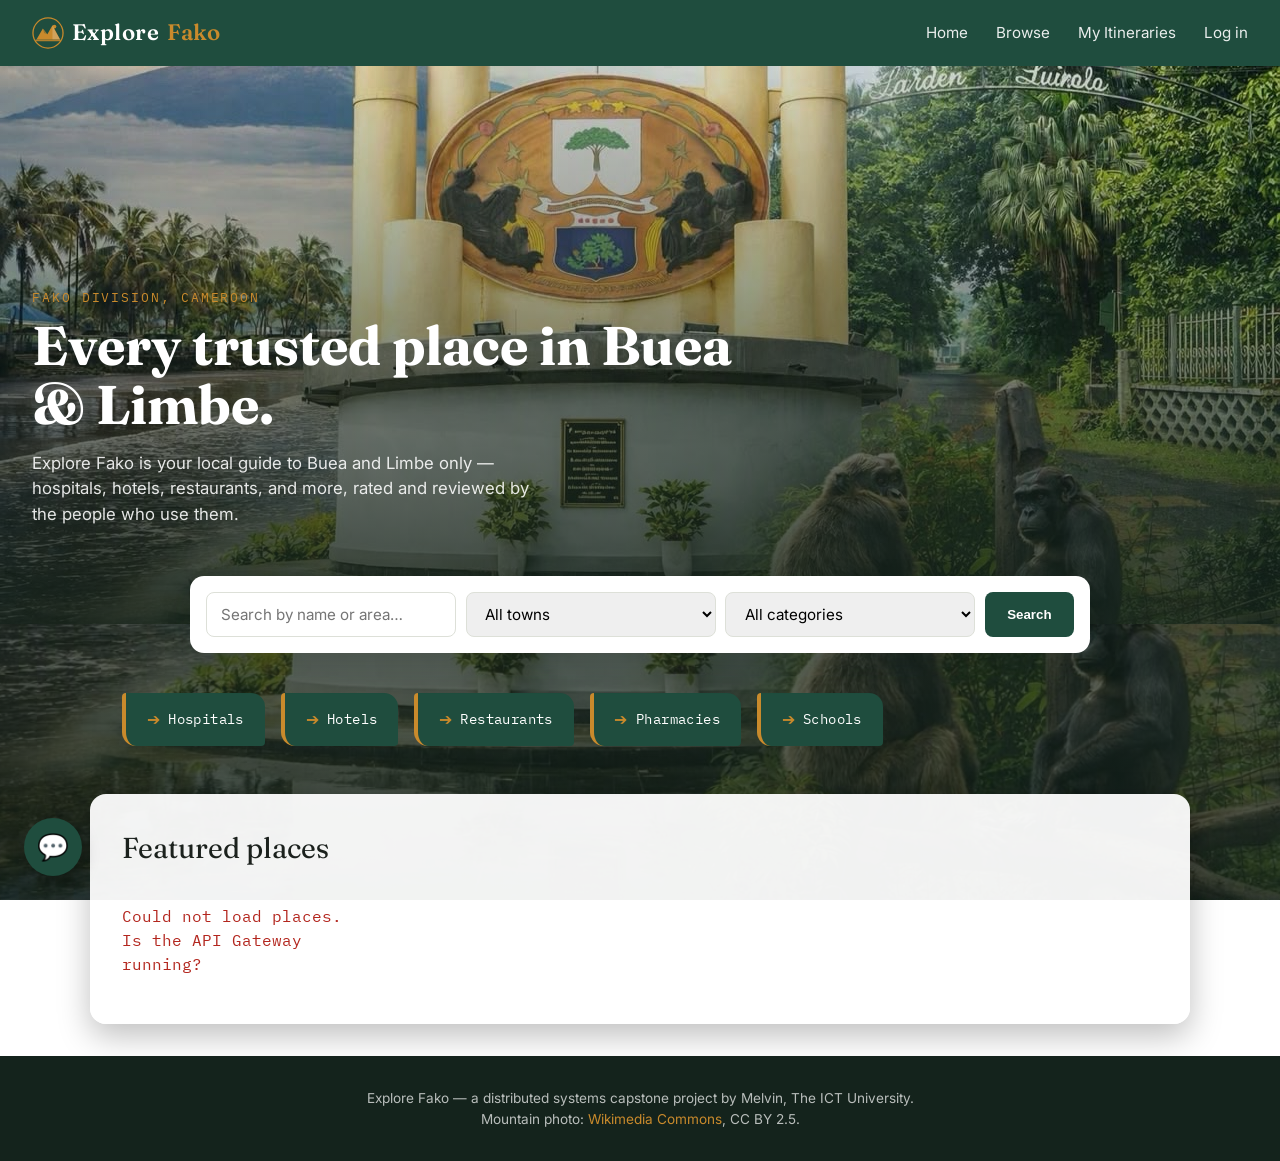
<file: frontend/index.html>
<!DOCTYPE html>
<html lang="en">
<head>
<meta charset="UTF-8">
<title>GlobeTrotter — Buea &amp; Limbe</title>
<link rel="icon" type="image/svg+xml" href="images/logo.svg">
<link rel="manifest" href="manifest.json">
<meta name="theme-color" content="#1F4D3E">
<meta name="viewport" content="width=device-width, initial-scale=1.0">
<link rel="preconnect" href="https://fonts.googleapis.com">
<link href="https://fonts.googleapis.com/css2?family=Fraunces:wght@500;600;700&family=Inter:wght@400;500;600&family=IBM+Plex+Mono:wght@400;500&display=swap" rel="stylesheet">
<link rel="stylesheet" href="styles.css">
</head>
<body>

<div class="navbar">
  <div class="logo" style="display:flex; align-items:center; gap:0.5rem;">
  <img src="images/logo.svg" alt="" style="width:32px; height:32px;">
  Explore<span>Fako</span>
</div>
  <nav>
    <a href="index.html">Home</a>
    <a href="browse.html">Browse</a>
    <a href="itinerary.html">My Itineraries</a>
    <a href="login.html" id="nav-login">Log in</a>
    <a href="admin.html" id="nav-admin" style="display:none;">Admin</a>
    <a href="#" id="nav-logout" class="btn-primary" style="display:none;">Log out</a>
  </nav>
</div>

<div class="hero">
  <div class="hero-content">
    <div class="hero-eyebrow">Fako Division, Cameroon</div>
<h1>Every trusted place in Buea &amp; Limbe.</h1>
<p>Explore Fako is your local guide to Buea and Limbe only — hospitals, hotels, restaurants, and more, rated and reviewed by the people who use them.</p>
  </div>
</div>

<form class="search-bar" id="search-form">
  <input type="text" id="search-q" placeholder="Search by name or area…">
  <select id="search-town">
    <option value="">All towns</option>
    <option value="Buea">Buea</option>
    <option value="Limbe">Limbe</option>
  </select>
  <select id="search-category">
    <option value="">All categories</option>
    <option value="hospital">Hospitals</option>
    <option value="hotel">Hotels</option>
    <option value="restaurant">Restaurants</option>
    <option value="pharmacy">Pharmacies</option>
    <option value="school">Schools</option>
  </select>
  <button type="submit">Search</button>
</form>

<div class="signpost-row">
  <div class="signpost" data-category="hospital"><span class="arrow">➔</span> Hospitals</div>
  <div class="signpost" data-category="hotel"><span class="arrow">➔</span> Hotels</div>
  <div class="signpost" data-category="restaurant"><span class="arrow">➔</span> Restaurants</div>
  <div class="signpost" data-category="pharmacy"><span class="arrow">➔</span> Pharmacies</div>
  <div class="signpost" data-category="school"><span class="arrow">➔</span> Schools</div>
</div>

<div class="content-panel">
  <div class="section-heading">Featured places</div>
  <div class="place-grid" id="place-grid">
    <p style="font-family: var(--font-mono); color: #6B756E;">Loading places…</p>
  </div>
</div>

<div class="footer">
  Explore Fako — a distributed systems capstone project by Melvin, The ICT University.<br>
  Mountain photo: <a href="https://commons.wikimedia.org/wiki/File:Mont-Cameroun.jpg" target="_blank">Wikimedia Commons</a>, CC BY 2.5.
</div>

<script src="api.js"></script>
<script>
  function updateNav() {
    document.getElementById("nav-login").style.display = isLoggedIn() ? "none" : "inline";
    document.getElementById("nav-logout").style.display = isLoggedIn() ? "inline" : "none";
    document.getElementById("nav-admin").style.display = isAdmin() ? "inline" : "none";
  }
  document.getElementById("nav-logout").addEventListener("click", (e) => {
    e.preventDefault();
    apiLogout();
    updateNav();
    window.location.href = "index.html";
  });
  updateNav();

  function renderPlaces(places) {
    const grid = document.getElementById("place-grid");
    sessionStorage.setItem("gt_place_list", JSON.stringify(places.map(p => p.id)));
    if (places.length === 0) {
      grid.innerHTML = `<p style="font-family: var(--font-mono); color:#6B756E;">No places found. Try a different search.</p>`;
      return;
    }
    grid.innerHTML = places.map(p => `
      <a class="place-card" href="place.html?id=${p.id}">
        <div class="thumb" style="${p.image_url ? `background-image:url('${p.image_url}')` : ""}">
          ${p.image_url ? "" : "No image yet"}
        </div>
        <div class="body">
          <div class="category-tag">${p.category || ""}</div>
          <h3>${p.name}</h3>
          <div class="town">${p.town || ""}</div>
          <div class="rating">★ ${p.average_rating ?? "—"} (${p.review_count ?? 0} reviews)</div>
        </div>
      </a>
    `).join("");
  }

  async function loadPlaces(filters = {}) {
    const grid = document.getElementById("place-grid");
    grid.innerHTML = `<div class="loading-row"><span class="spinner"></span> Loading places…</div>`;
    try {
      const places = await apiGetPlaces(filters);
      renderPlaces(places);
    } catch (err) {
      grid.innerHTML = `<p style="font-family: var(--font-mono); color:#B3261E;">Could not load places. Is the API Gateway running?</p>`;
    }
  }

  document.getElementById("search-form").addEventListener("submit", (e) => {
    e.preventDefault();
    loadPlaces({
      q: document.getElementById("search-q").value,
      town: document.getElementById("search-town").value,
      category: document.getElementById("search-category").value,
    });
  });

  document.querySelectorAll(".signpost").forEach(el => {
    el.addEventListener("click", () => {
      window.location.href = `browse.html?category=${el.dataset.category}`;
    });
  });

  loadPlaces();
</script>
</body>
</html>
</file>
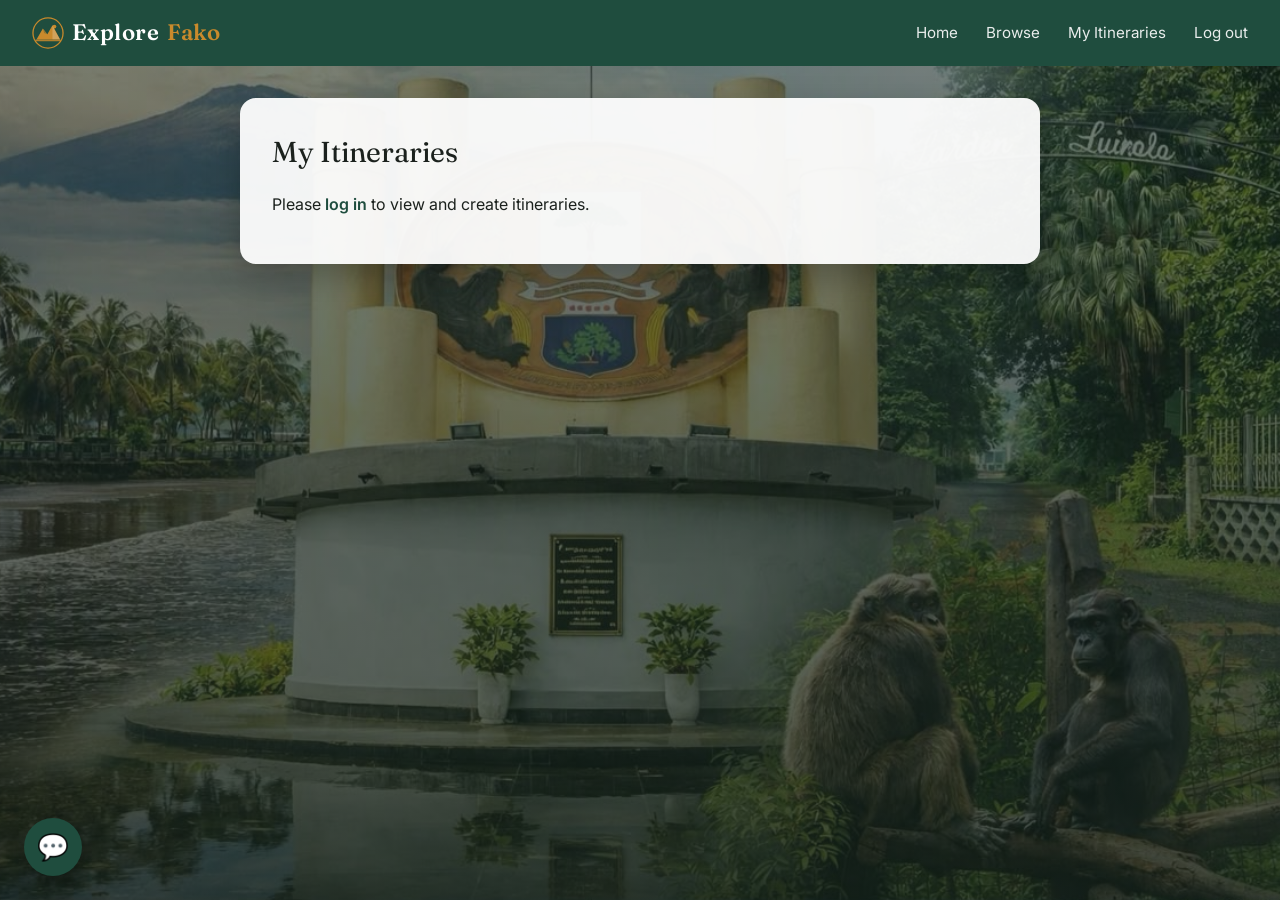
<file: frontend/itinerary.html>
<!DOCTYPE html>
<html lang="en">
<head>
<meta charset="UTF-8">
<title>My Itineraries — Explore Fako</title>
<link rel="icon" type="image/svg+xml" href="images/logo.svg">
<link rel="manifest" href="manifest.json">
<meta name="theme-color" content="#1F4D3E">
<meta name="viewport" content="width=device-width, initial-scale=1.0">
<link href="https://fonts.googleapis.com/css2?family=Fraunces:wght@500;600;700&family=Inter:wght@400;500;600&family=IBM+Plex+Mono:wght@400;500&display=swap" rel="stylesheet">
<link rel="stylesheet" href="styles.css">
<style>
  .itin-wrap { max-width: 800px; }
  .itin-form { background: var(--white); border-radius: 12px; padding: 1.5rem; box-shadow: 0 4px 14px rgba(20,35,28,0.08); margin-bottom: 2rem; }
  .itin-form input { width: 100%; padding: 0.6rem 0.8rem; border: 1px solid #DDE0D8; border-radius: 8px; margin-bottom: 0.7rem; font-family: var(--font-body); }
  .itin-card { background: var(--white); border-radius: 12px; padding: 1.2rem; margin-bottom: 1rem; box-shadow: 0 2px 8px rgba(20,35,28,0.07); }
  .itin-card h3 { font-family: var(--font-display); margin: 0 0 0.4rem; }
  .itin-card .dates { font-family: var(--font-mono); font-size: 0.82rem; color: var(--green-deep); }
  .itin-card .places { font-size: 0.9rem; color: #6B756E; margin-top: 0.4rem; }
</style>
</head>
<body>

<div class="navbar">
  <div class="logo" style="display:flex; align-items:center; gap:0.5rem;">
  <img src="images/logo.svg" alt="" style="width:32px; height:32px;">
  Explore<span>Fako</span>
</div>
  <nav>
    <a href="index.html">Home</a>
    <a href="browse.html">Browse</a>
    <a href="itinerary.html">My Itineraries</a>
    <a href="admin.html" id="nav-admin" style="display:none;">Admin</a>
    <a href="#" id="nav-logout">Log out</a>
  </nav>
</div>

<div class="itin-wrap content-panel" id="itin-wrap">
  <div class="section-heading" style="margin-top:0;">My Itineraries</div>
  <div id="login-prompt" style="display:none;">
    <p>Please <a href="login.html" style="color:var(--green-deep); font-weight:600;">log in</a> to view and create itineraries.</p>
  </div>
  <div id="itin-content" style="display:none;">
    <div class="itin-form">
      <h3 style="font-family: var(--font-display); margin-top:0;">Plan a new trip</h3>
      <input type="text" id="i-title" placeholder="Trip title (e.g. Weekend in Limbe)">
      <input type="text" id="i-places" placeholder="Places (comma separated place names)">
      <label style="font-size:0.82rem; font-weight:600; display:block; margin-bottom:0.2rem;">Start date</label>
      <input type="date" id="i-start">
      <label style="font-size:0.82rem; font-weight:600; display:block; margin:0.6rem 0 0.2rem;">End date</label>
      <input type="date" id="i-end">
      <input type="text" id="i-notes" placeholder="Notes (optional)">
      <button class="btn" id="add-itin-btn">Add itinerary</button>
    </div>
    <div id="itin-list"></div>
  </div>
</div>

<script src="api.js"></script>
<script>
  document.getElementById("nav-logout").addEventListener("click", (e) => {
    e.preventDefault();
    apiLogout();
    window.location.href = "index.html";
  });
  document.getElementById("nav-admin").style.display = isAdmin() ? "inline" : "none";

  if (!isLoggedIn()) {
    document.getElementById("login-prompt").style.display = "block";
  } else {
    document.getElementById("itin-content").style.display = "block";
    loadItineraries();
  }

  async function loadItineraries() {
    const listEl = document.getElementById("itin-list");
    try {
      const items = await apiGetItineraries();
      if (items.length === 0) {
        listEl.innerHTML = `<p style="color:#6B756E;">No itineraries yet — plan your first trip above.</p>`;
        return;
      }
      listEl.innerHTML = items.slice().reverse().map(it => `
        <div class="itin-card" id="itin-${it.id}">
          <h3>${it.title}</h3>
          <div class="dates">${it.start_date || "?"} → ${it.end_date || "?"}</div>
          <div class="places" id="places-${it.id}">Places: ${(it.destinations || []).map(d => `<a href="browse.html?q=${encodeURIComponent(d)}" style="color:var(--green-deep); font-weight:600;">${d}</a>`).join(", ") || "—"}</div>
          ${it.notes ? `<p style="margin-top:0.5rem;">${it.notes}</p>` : ""}
          <div style="margin-top:0.6rem; display:flex; gap:0.5rem;">
            <input type="text" id="swap-input-${it.id}" placeholder="New place list, comma separated" style="flex:1; padding:0.4rem 0.6rem; border:1px solid #DDE0D8; border-radius:6px;">
            <button class="btn" style="padding:0.4rem 0.9rem;" onclick="swapCheckpoints('${it.id}')">Update checkpoints</button>
          </div>
        </div>
      `).join("");
    } catch (err) {
      if (err.message && err.message.includes("authentication")) {
        apiLogout();
        window.location.href = "login.html";
        return;
      }
      listEl.innerHTML = `<p style="color:#B3261E;">Could not load itineraries. Please try again in a moment.</p>`;
    }
  }

  async function swapCheckpoints(id) {
    const input = document.getElementById(`swap-input-${id}`);
    const newPlaces = input.value.split(",").map(p => p.trim()).filter(Boolean);
    if (newPlaces.length === 0) { showToast("Enter at least one place.", true); return; }
    try {
      await apiUpdateItinerary(id, { destinations: newPlaces });
      showToast("Checkpoints updated!");
      loadItineraries();
    } catch (err) {
      showToast(err.message, true);
    }
  }

  const today = new Date().toISOString().split("T")[0];
  document.getElementById("i-start").min = today;
  document.getElementById("i-end").min = today;
  document.getElementById("i-start").addEventListener("change", () => {
    document.getElementById("i-end").min = document.getElementById("i-start").value || today;
  });

  document.getElementById("add-itin-btn").addEventListener("click", async () => {
    const title = document.getElementById("i-title").value.trim();
    if (!title) { showToast("Please enter a trip title.", true); return; }
    const startVal = document.getElementById("i-start").value;
    const endVal = document.getElementById("i-end").value;
    if (startVal && startVal < today) { showToast("Start date can't be in the past.", true); return; }
    if (startVal && endVal && endVal < startVal) { showToast("End date can't be before the start date.", true); return; }
    const places = document.getElementById("i-places").value.split(",").map(p => p.trim()).filter(Boolean);
    try {
      await apiCreateItinerary({
        title,
        destinations: places,
        start_date: document.getElementById("i-start").value,
        end_date: document.getElementById("i-end").value,
        notes: document.getElementById("i-notes").value,
      });
      document.getElementById("i-title").value = "";
      document.getElementById("i-places").value = "";
      document.getElementById("i-start").value = "";
      document.getElementById("i-end").value = "";
      document.getElementById("i-notes").value = "";
      showToast("Itinerary saved!");
      loadItineraries();
    } catch (err) {
      showToast(err.message, true);
    }
  });
</script>
</body>
</html>
</file>
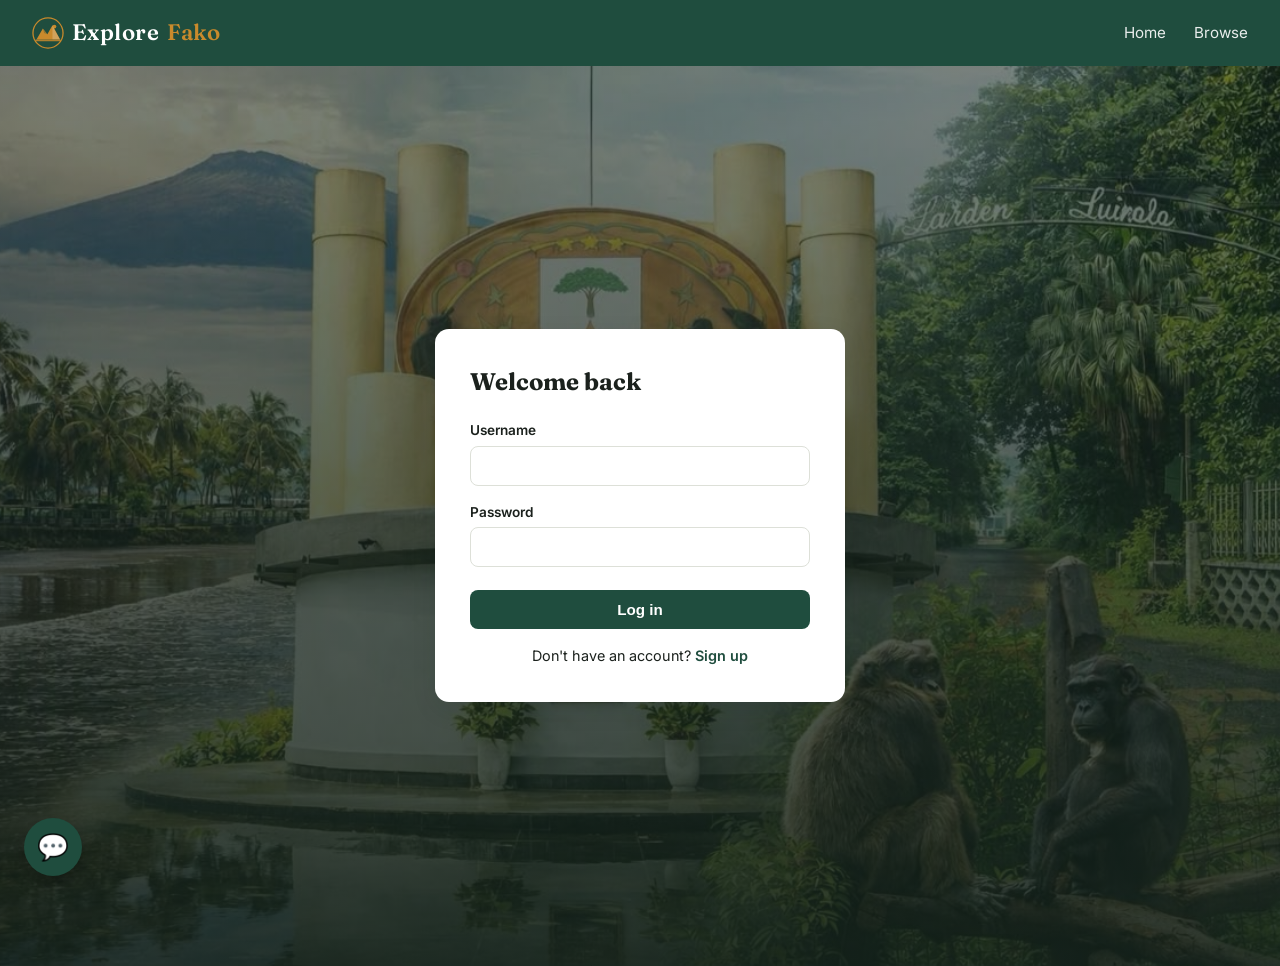
<file: frontend/login.html>
<!DOCTYPE html>
<html lang="en">
<head>
<meta charset="UTF-8">
<title>Log in — Explore Fako</title>
<link rel="icon" type="image/svg+xml" href="images/logo.svg">
<link rel="manifest" href="manifest.json">
<meta name="theme-color" content="#1F4D3E">
<meta name="viewport" content="width=device-width, initial-scale=1.0">
<link href="https://fonts.googleapis.com/css2?family=Fraunces:wght@500;600;700&family=Inter:wght@400;500;600&family=IBM+Plex+Mono:wght@400;500&display=swap" rel="stylesheet">
<link rel="stylesheet" href="styles.css">
</head>
<body>

<div class="navbar">
  <div class="logo" style="display:flex; align-items:center; gap:0.5rem;">
  <img src="images/logo.svg" alt="" style="width:32px; height:32px;">
  Explore<span>Fako</span>
</div>
  <nav>
    <a href="index.html">Home</a>
    <a href="browse.html">Browse</a>
  </nav>
</div>

<div class="auth-hero-bg">
<div class="form-card">
  <h2>Welcome back</h2>
  <form id="login-form">
    <label for="username">Username</label>
    <input type="text" id="username" required>
    <label for="password">Password</label>
    <input type="password" id="password" required>
    <button type="submit" class="btn">Log in</button>
    <div class="form-error" id="error" style="display:none;"></div>
  </form>
  <div class="form-switch">Don't have an account? <a href="signup.html">Sign up</a></div>
</div>
</div>

<script src="api.js"></script>
<script>
  document.getElementById("login-form").addEventListener("submit", async (e) => {
    e.preventDefault();
    const errorEl = document.getElementById("error");
    errorEl.style.display = "none";
    try {
      await apiLogin(
        document.getElementById("username").value,
        document.getElementById("password").value
      );
      window.location.href = "index.html";
    } catch (err) {
      errorEl.textContent = err.message;
      errorEl.style.display = "block";
    }
  });
</script>
</body>
</html>
</file>
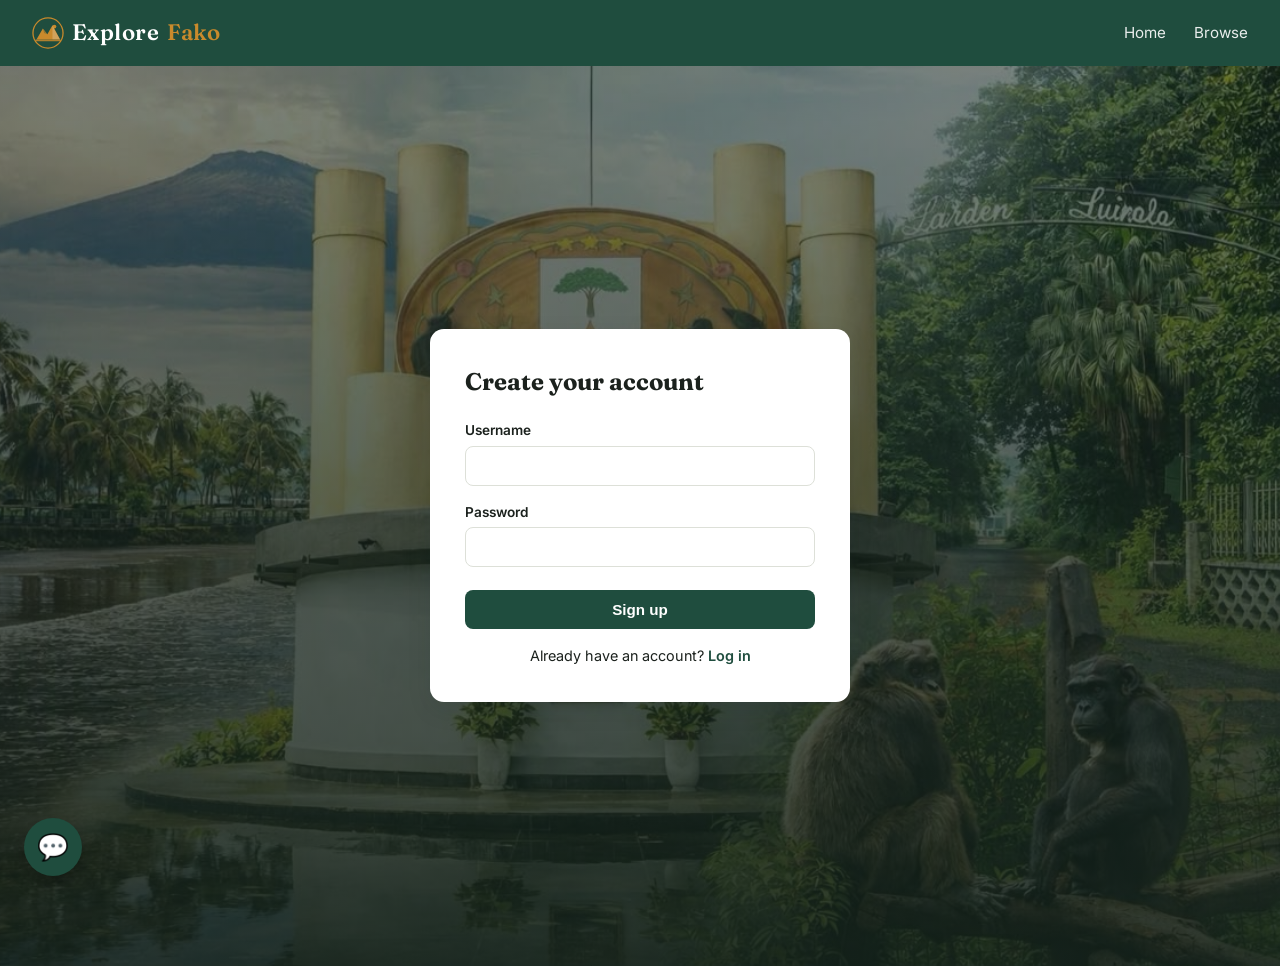
<file: frontend/signup.html>
<!DOCTYPE html>
<html lang="en">
<head>
<meta charset="UTF-8">
<title>Sign up — Explore Fako</title>
<link rel="icon" type="image/svg+xml" href="images/logo.svg">
<link rel="manifest" href="manifest.json">
<meta name="theme-color" content="#1F4D3E">
<meta name="viewport" content="width=device-width, initial-scale=1.0">
<link href="https://fonts.googleapis.com/css2?family=Fraunces:wght@500;600;700&family=Inter:wght@400;500;600&family=IBM+Plex+Mono:wght@400;500&display=swap" rel="stylesheet">
<link rel="stylesheet" href="styles.css">
</head>
<body>

<div class="navbar">
  <div class="logo" style="display:flex; align-items:center; gap:0.5rem;">
  <img src="images/logo.svg" alt="" style="width:32px; height:32px;">
  Explore<span>Fako</span>
</div>
  <nav>
    <a href="index.html">Home</a>
    <a href="browse.html">Browse</a>
  </nav>
</div>

<div class="auth-hero-bg">
<div class="form-card">
  <h2>Create your account</h2>
  <form id="signup-form">
    <label for="username">Username</label>
    <input type="text" id="username" required>
    <label for="password">Password</label>
    <input type="password" id="password" required>
    <button type="submit" class="btn">Sign up</button>
    <div class="form-error" id="error" style="display:none;"></div>
  </form>
  <div class="form-switch">Already have an account? <a href="login.html">Log in</a></div>
</div>

<script src="api.js"></script>
<script>
  document.getElementById("signup-form").addEventListener("submit", async (e) => {
    e.preventDefault();
    const errorEl = document.getElementById("error");
    errorEl.style.display = "none";
    try {
      const username = document.getElementById("username").value;
      const password = document.getElementById("password").value;
      await apiRegister(username, password);
      await apiLogin(username, password);
      window.location.href = "index.html";
    } catch (err) {
      errorEl.textContent = err.message;
      errorEl.style.display = "block";
    }
  });
</script>
</body>
</html>
</file>
<file: frontend/styles.css>
:root {
  --green-deep: #1F4D3E;
  --green-dark: #14231C;
  --gold: #C98A2C;
  --ink: #1B211D;
  --mist: #EDEFEA;
  --white: #FFFFFF;
  --font-display: 'Fraunces', serif;
  --font-body: 'Inter', sans-serif;
  --font-mono: 'IBM Plex Mono', monospace;
}

* { box-sizing: border-box; }

html, body {
  height: 100%;
}

body {
  margin: 0;
  font-family: var(--font-body);
  color: var(--ink);
  line-height: 1.5;
  background-image: linear-gradient(180deg, rgba(20,35,28,0.55) 0%, rgba(20,35,28,0.75) 100%), url('images/fako-hero.jpg');
  background-size: cover;
  background-position: center;
  background-attachment: fixed;
  background-repeat: no-repeat;
}

.content-panel {
  background: rgba(255,255,255,0.94);
  border-radius: 16px;
  padding: 2rem;
  max-width: 1100px;
  margin: 2rem auto;
  box-shadow: 0 12px 32px rgba(0,0,0,0.25);
}

a { color: inherit; text-decoration: none; }

/* ---------- Navbar ---------- */
.navbar {
  display: flex;
  align-items: center;
  justify-content: space-between;
  padding: 1rem 2rem;
  background: var(--green-deep);
  color: var(--white);
}
.navbar .logo {
  font-family: var(--font-display);
  font-size: 1.4rem;
  font-weight: 600;
  letter-spacing: 0.02em;
}
.navbar .logo span { color: var(--gold); }
.navbar nav a {
  color: var(--white);
  margin-left: 1.5rem;
  font-size: 0.95rem;
  opacity: 0.9;
}
.navbar nav a:hover { opacity: 1; text-decoration: underline; }
.navbar .btn-primary {
  background: var(--gold);
  color: var(--green-dark);
  padding: 0.5rem 1.1rem;
  border-radius: 6px;
  font-weight: 600;
  margin-left: 1.5rem;
}

/* ---------- Hero ---------- */
.hero {
  position: relative;
  min-height: 62vh;
  display: flex;
  align-items: flex-end;
  background-image: linear-gradient(180deg, rgba(20,35,28,0.15) 0%, rgba(20,35,28,0.85) 100%),
    url('images/fako-hero.jpg');
  background-size: cover;
  background-position: center;
  padding: 3rem 2rem 5rem;
}

.auth-hero-bg {
  min-height: 100vh;
  background-image: linear-gradient(180deg, rgba(20,35,28,0.55) 0%, rgba(20,35,28,0.85) 100%),
    url('images/fako-hero.jpg');
  background-size: cover;
  background-position: center;
  display: flex;
  align-items: center;
  justify-content: center;
  padding: 2rem;
}
.auth-hero-bg .form-card { margin: 0; }

.hero-content { max-width: 720px; color: var(--white); }
.hero-eyebrow {
  font-family: var(--font-mono);
  font-size: 0.8rem;
  letter-spacing: 0.15em;
  text-transform: uppercase;
  color: var(--gold);
  margin-bottom: 0.6rem;
}
.hero h1 {
  font-family: var(--font-display);
  font-size: clamp(2.2rem, 5vw, 3.4rem);
  line-height: 1.08;
  margin: 0 0 0.8rem;
}
.hero p {
  font-size: 1.05rem;
  color: rgba(255,255,255,0.88);
  max-width: 520px;
}

/* ---------- Search bar (floats over hero seam) ---------- */
.search-bar {
  position: relative;
  max-width: 900px;
  margin: -3rem auto 2.5rem;
  background: var(--white);
  border-radius: 14px;
  box-shadow: 0 12px 30px rgba(20,35,28,0.18);
  padding: 1rem;
  display: flex;
  gap: 0.6rem;
  flex-wrap: wrap;
  z-index: 2;
}
.search-bar input, .search-bar select {
  flex: 1;
  min-width: 140px;
  padding: 0.7rem 0.9rem;
  border: 1px solid #DDE0D8;
  border-radius: 8px;
  font-family: var(--font-body);
  font-size: 0.95rem;
}
.search-bar button {
  background: var(--green-deep);
  color: var(--white);
  border: none;
  padding: 0.7rem 1.4rem;
  border-radius: 8px;
  font-weight: 600;
  cursor: pointer;
}
.search-bar button:hover { background: var(--green-dark); }

/* ---------- Signpost category nav ---------- */
.signpost-row {
  display: flex;
  gap: 1rem;
  max-width: 1100px;
  margin: 0 auto 3rem;
  padding: 0 2rem;
  overflow-x: auto;
}
.signpost {
  flex: 0 0 auto;
  background: var(--green-deep);
  color: var(--white);
  padding: 0.9rem 1.3rem;
  border-radius: 4px 14px 4px 14px;
  font-family: var(--font-mono);
  font-size: 0.85rem;
  letter-spacing: 0.03em;
  display: flex;
  align-items: center;
  gap: 0.5rem;
  border-left: 4px solid var(--gold);
  cursor: pointer;
  transition: transform 0.15s ease;
}
.signpost:hover { transform: translateY(-2px); background: var(--green-dark); }
.signpost .arrow { color: var(--gold); font-size: 1rem; }

/* ---------- Section heading ---------- */
.section {
  max-width: 1100px;
  margin: 0 auto;
  padding: 0 2rem 3rem;
}
.section-heading {
  font-family: var(--font-display);
  font-size: 1.8rem;
  margin-bottom: 1.2rem;
}

/* ---------- Place cards ---------- */
.place-grid {
  display: grid;
  grid-template-columns: repeat(auto-fill, minmax(240px, 1fr));
  gap: 1.4rem;
}
.place-card {
  background: var(--white);
  border-radius: 12px;
  overflow: hidden;
  box-shadow: 0 4px 14px rgba(20,35,28,0.08);
  transition: transform 0.15s ease, box-shadow 0.15s ease;
  display: flex;
  flex-direction: column;
}
.place-card:hover { transform: translateY(-3px); box-shadow: 0 10px 24px rgba(20,35,28,0.14); }
.place-card .thumb {
  height: 140px;
  background: linear-gradient(135deg, var(--green-deep), var(--green-dark));
  background-size: cover;
  background-position: center;
  display: flex;
  align-items: center;
  justify-content: center;
  color: rgba(255,255,255,0.5);
  font-family: var(--font-mono);
  font-size: 0.75rem;
}
.place-card .body { padding: 1rem 1.1rem 1.2rem; flex: 1; display: flex; flex-direction: column; }
.place-card .category-tag {
  font-family: var(--font-mono);
  font-size: 0.7rem;
  text-transform: uppercase;
  letter-spacing: 0.08em;
  color: var(--gold);
  margin-bottom: 0.3rem;
}
.place-card h3 { font-family: var(--font-display); font-size: 1.1rem; margin: 0 0 0.3rem; }
.place-card .town { font-size: 0.85rem; color: #6B756E; margin-bottom: 0.5rem; }
.place-card .rating {
  margin-top: auto;
  font-family: var(--font-mono);
  font-size: 0.85rem;
  color: var(--green-deep);
  font-weight: 600;
}

/* ---------- Buttons ---------- */
.btn {
  display: inline-block;
  background: var(--green-deep);
  color: var(--white);
  padding: 0.7rem 1.4rem;
  border-radius: 8px;
  font-weight: 600;
  border: none;
  cursor: pointer;
  font-size: 0.95rem;
}
.btn:hover { background: var(--green-dark); }
.btn-gold { background: var(--gold); color: var(--green-dark); }

/* ---------- Footer ---------- */
.footer {
  background: var(--green-dark);
  color: rgba(255,255,255,0.7);
  padding: 2rem;
  text-align: center;
  font-size: 0.85rem;
}
.footer a { color: var(--gold); }

/* ---------- Forms (login/signup/admin) ---------- */
.form-card {
  max-width: 420px;
  margin: 4rem auto;
  background: var(--white);
  padding: 2.2rem;
  border-radius: 14px;
  box-shadow: 0 8px 24px rgba(20,35,28,0.1);
}
.form-card h2 { font-family: var(--font-display); margin-top: 0; }
.form-card label {
  display: block;
  font-size: 0.85rem;
  font-weight: 600;
  margin: 1rem 0 0.3rem;
}
.form-card input {
  width: 100%;
  padding: 0.7rem 0.9rem;
  border: 1px solid #DDE0D8;
  border-radius: 8px;
  font-family: var(--font-body);
}
.form-card .btn { width: 100%; margin-top: 1.4rem; }
.form-error { color: #B3261E; font-size: 0.85rem; margin-top: 0.6rem; }
.form-switch { text-align: center; margin-top: 1rem; font-size: 0.9rem; }
.form-switch a { color: var(--green-deep); font-weight: 600; }

.breadcrumb { max-width: 800px; margin: 1.2rem auto 0; padding: 0 2rem; font-family: var(--font-mono); font-size: 0.82rem; color: #6B756E; }
.breadcrumb a { color: var(--green-deep); }
.breadcrumb .sep { margin: 0 0.4rem; }
.back-btn { display: inline-flex; align-items: center; gap: 0.3rem; background: none; border: none; color: var(--green-deep); font-weight: 600; font-size: 0.9rem; cursor: pointer; padding: 0; margin-bottom: 0.6rem; }
.prev-next-row { display: flex; justify-content: space-between; max-width: 800px; margin: 2rem auto; padding: 0 2rem; gap: 1rem; }
.prev-next-row a { flex: 1; background: var(--white); border-radius: 10px; padding: 0.9rem 1.1rem; box-shadow: 0 2px 8px rgba(20,35,28,0.07); font-size: 0.88rem; }
.prev-next-row .label { font-family: var(--font-mono); font-size: 0.7rem; color: #6B756E; text-transform: uppercase; }
.prev-next-row .name { font-weight: 600; color: var(--green-deep); }
.prev-next-row .next-item { text-align: right; }


#toast-container { position: fixed; bottom: 24px; right: 24px; z-index: 9999; display: flex; flex-direction: column; gap: 0.6rem; }
.toast { background: var(--green-dark); color: white; padding: 0.8rem 1.2rem; border-radius: 8px; box-shadow: 0 6px 18px rgba(0,0,0,0.2); font-size: 0.9rem; opacity: 0; transform: translateY(10px); transition: opacity 0.25s ease, transform 0.25s ease; }
.toast.show { opacity: 1; transform: translateY(0); }
.toast.error { background: #B3261E; }


.spinner { display: inline-block; width: 22px; height: 22px; border: 3px solid #DDE0D8; border-top-color: var(--green-deep); border-radius: 50%; animation: spin 0.7s linear infinite; }
@keyframes spin { to { transform: rotate(360deg); } }
.loading-row { display: flex; align-items: center; gap: 0.6rem; color: #6B756E; font-family: var(--font-mono); font-size: 0.85rem; padding: 1rem 0; }


#chatbot-bubble { position: fixed; bottom: 24px; left: 24px; width: 58px; height: 58px; border-radius: 50%; background: var(--green-deep); color: white; display: flex; align-items: center; justify-content: center; font-size: 1.6rem; cursor: pointer; box-shadow: 0 6px 18px rgba(0,0,0,0.25); z-index: 9998; border: none; }
#chatbot-bubble:hover { background: var(--green-dark); }
#chatbot-panel { position: fixed; bottom: 94px; left: 24px; width: 320px; max-height: 440px; background: var(--white); border-radius: 14px; box-shadow: 0 10px 30px rgba(0,0,0,0.25); display: none; flex-direction: column; z-index: 9998; overflow: hidden; }
#chatbot-panel.open { display: flex; }
.cb-header { background: var(--green-deep); color: white; padding: 0.8rem 1rem; font-family: var(--font-display); font-size: 1rem; display: flex; justify-content: space-between; align-items: center; }
.cb-header button { background: none; border: none; color: white; font-size: 1.1rem; cursor: pointer; }
.cb-messages { flex: 1; overflow-y: auto; padding: 0.8rem; display: flex; flex-direction: column; gap: 0.6rem; background: var(--mist); }
.cb-msg { max-width: 85%; padding: 0.55rem 0.8rem; border-radius: 10px; font-size: 0.85rem; line-height: 1.4; }
.cb-msg.bot { background: var(--white); align-self: flex-start; }
.cb-msg.user { background: var(--green-deep); color: white; align-self: flex-end; }
.cb-msg a { color: var(--green-deep); font-weight: 600; }
.cb-msg.user a { color: var(--gold); }
.cb-place-link { display: block; margin-top: 0.3rem; }
.cb-input-row { display: flex; border-top: 1px solid #DDE0D8; }
.cb-input-row input { flex: 1; border: none; padding: 0.7rem 0.9rem; font-family: var(--font-body); font-size: 0.85rem; }
.cb-input-row input:focus { outline: none; }
.cb-input-row button { background: var(--gold); border: none; color: var(--green-dark); font-weight: 700; padding: 0 1rem; cursor: pointer; }
</file>
